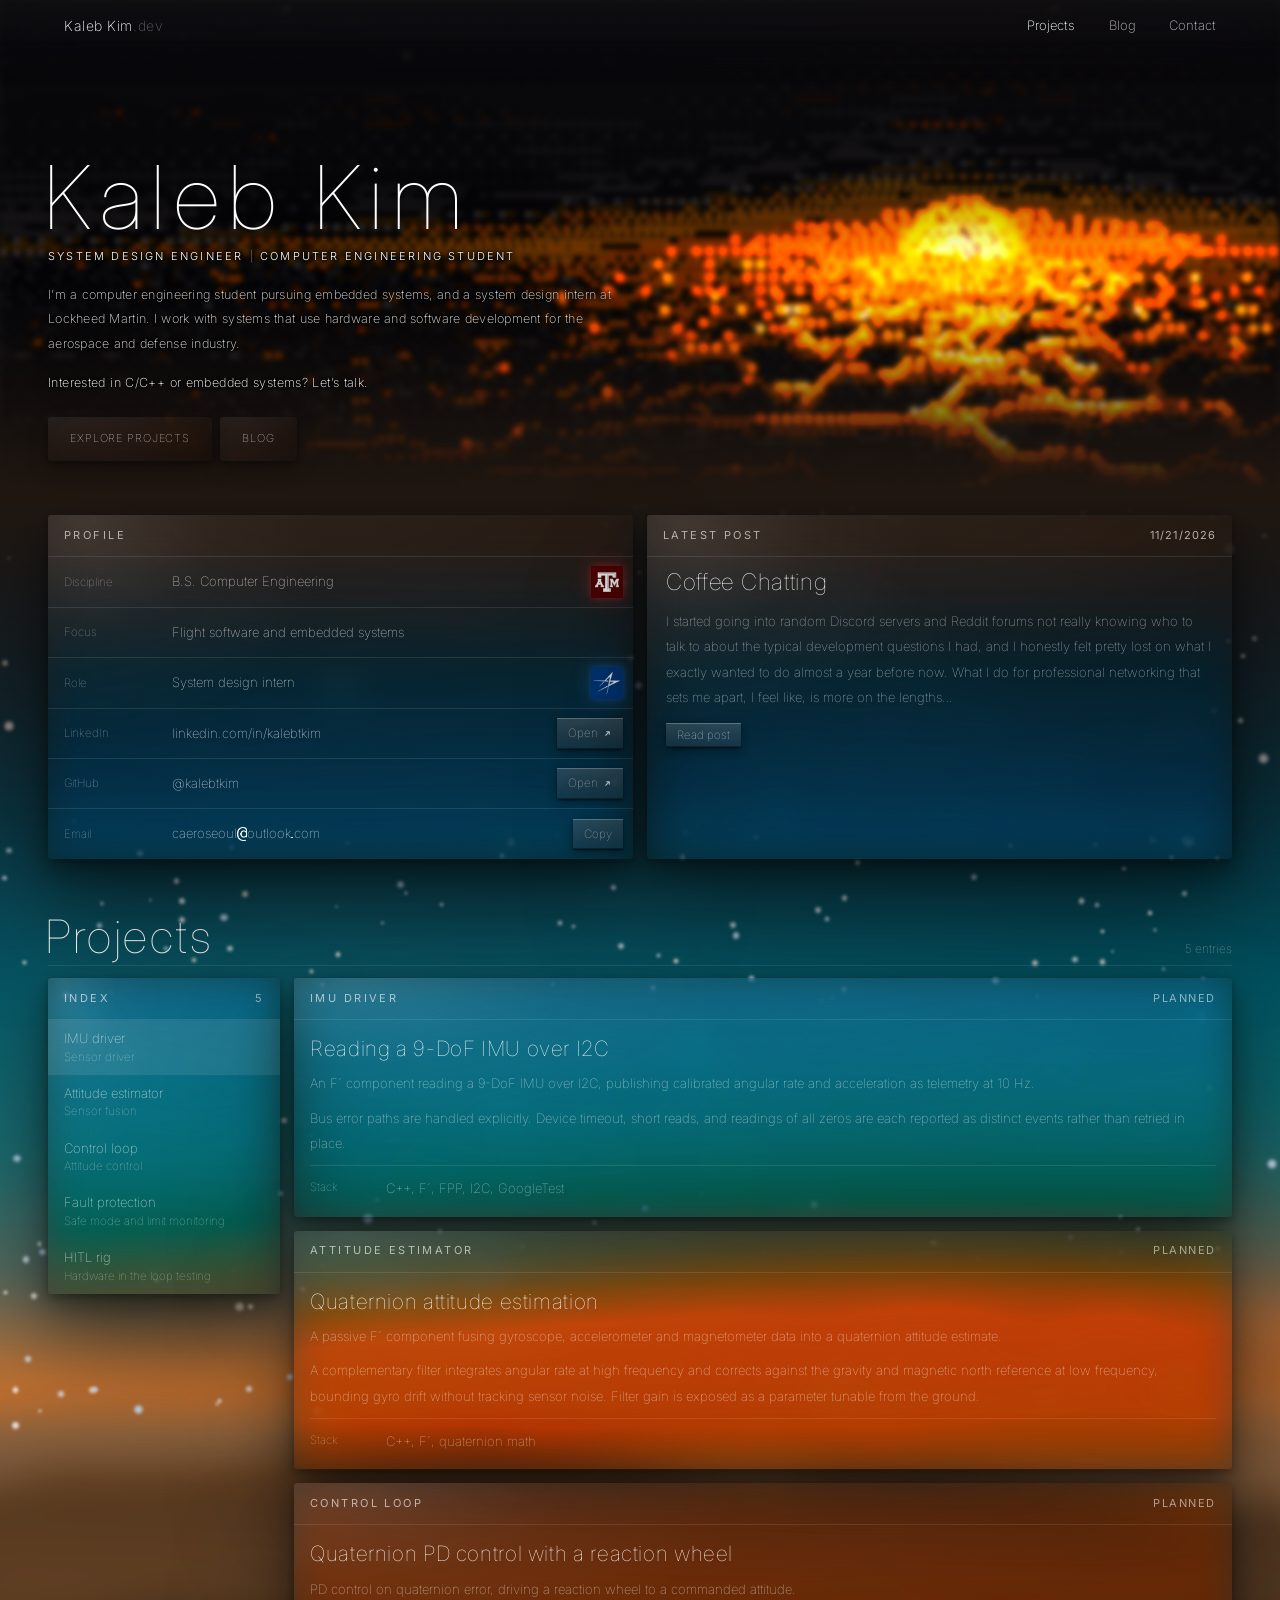
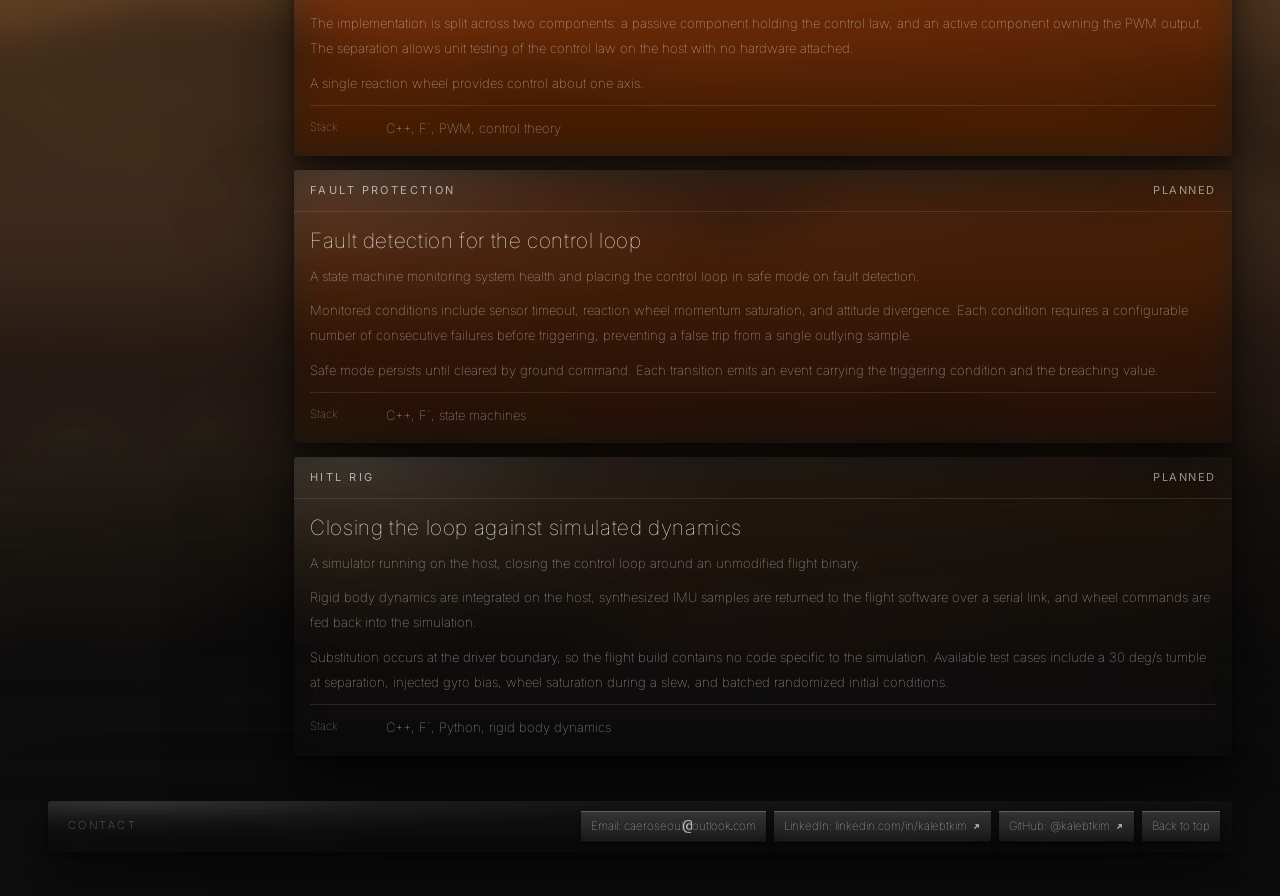
<file: index.html>
<!DOCTYPE html>
<html lang="en">
<head>
<meta charset="utf-8">
<meta name="viewport" content="width=device-width, initial-scale=1">
<title>Kaleb Kim | C/C++ developer</title>
<!-- PNGs only, no SVG link: given an SVG, Chrome picks it for the tab
     and renders the detailed cube at 16px, where it turns to grey
     mush. Declaring sizes lets it take artwork drawn for that size. -->
<link rel="icon" type="image/png" sizes="16x16" href="img/favicon-16.png">
<link rel="icon" type="image/png" sizes="32x32" href="img/favicon-32.png">
<link rel="icon" type="image/png" sizes="48x48" href="img/favicon-48.png">
<link rel="apple-touch-icon" href="img/apple-touch-icon.png">
<link rel="preconnect" href="https://fonts.googleapis.com">
<link rel="preconnect" href="https://fonts.gstatic.com" crossorigin>
<link href="https://fonts.googleapis.com/css2?family=Inter:wght@100..700&amp;display=swap" rel="stylesheet">
<link rel="stylesheet" href="css/site.css">
</head>
<body>

<header class="bar">
  <a class="brand" href="#top">Kaleb Kim<span>.dev</span></a>
  <nav class="nav">
    <a href="#projects">Projects</a>
    <a href="blog.html">Blog</a>
    <a href="#contact">Contact</a>
  </nav>
</header>

<div class="hero" id="top">
  <canvas class="art" id="hero-art" role="img" aria-label="Animated ASCII art: the sun setting into a sea of cloud"></canvas>
  <div class="intro">
    <h1 class="name">Kaleb Kim</h1>
    <p class="role">System Design Engineer<span>|</span>Computer Engineering Student</p>
    <div class="summary">
      <p>I&rsquo;m a computer engineering student pursuing embedded systems, and a system design intern at Lockheed Martin. I work with systems that use hardware and software development for the aerospace and defense industry.</p>
      <p class="cta">Interested in C/C++ or embedded systems? Let&rsquo;s talk.</p>
    </div>
    <div class="acts">
      <a href="#projects">Explore projects</a>
      <a href="blog.html">Blog</a>
    </div>
  </div>
</div>

<main class="lower">
  <div class="lower-bg" aria-hidden="true"><div class="stars"></div></div>
  <div class="wrap">
    <div class="decks" id="decks"></div>
    <section id="projects"></section>
  </div>
  <footer class="contactbar" id="contact"></footer>
</main>

<script src="js/content.js"></script>
<script src="js/cloud-sea.js"></script>
<script src="js/hero.js"></script>
<script>window.initHeroArt();</script>
<script src="js/render.js"></script>
<script src="js/glow.js"></script>
<script src="js/stars.js"></script>
</body>
</html>
</file>
<file: css/site.css>
:root {
    --bg: #0e0e0f;
    --fg: #ffffff;
    --bright: #ffffff;
    --accent: #f38020;
    --seam: #201711;   /* warm tone where the art hands off to the ridge */
    --mono: "Inter", "Helvetica Neue", Arial, sans-serif;
    /* every block on the page shares this measure and these gutters, so the
       contact bar lines up with the cards above it at any width */
    /* panels are lifted off the page with shadow instead of outlined */
    --lift: 0 1px 2px rgba(0, 0, 0, 0.45), 0 10px 30px rgba(0, 0, 0, 0.42);
    /* smaller version, so buttons lift off the cards they sit on */
    --lift-sm: 0 1px 2px rgba(0, 0, 0, 0.5), 0 3px 10px rgba(0, 0, 0, 0.38);

    /* ---- dark liquid glass -------------------------------------------
       No borders, no bevels. A pane is read by what it does to what is
       behind it: a blur with a saturation bloom, a reflection caught in
       one corner, and a stack of cast shadows underneath. */
    --glass-radius: 3px;
    /* One knob for how colourful the whole page reads. Every saturate()
       below is multiplied by it, so the balance between the layers stays
       as it was and only the overall intensity moves. 1 is the original.
       Past about 1.6 the ridge starts to posterise. */
    --vibrance: 1.6;
    --glass-body: blur(18px) saturate(calc(185% * var(--vibrance))) brightness(1.06);
    --rule: 1px solid rgba(255, 255, 255, 0.10);
    /* the gap below the hero buttons and the gap above Projects are the
       same measure, split either side of the hero's bottom edge */
    --stack-gap: clamp(46px, 6vh, 76px);
    --measure: 1320px;
    --gutter: clamp(18px, 5vw, 48px);
    --display: "Inter", "Helvetica Neue", Arial, sans-serif;
    /* optical nudge pulling the name back into line with the text under it;
       retune this one value if the glyph edge looks off */
    --name-nudge: -0.06em;
    color-scheme: dark;
  }
  * { box-sizing: border-box; }
  body {
    margin: 0; background: var(--bg); color: var(--fg);
    min-height: 100vh; display: flex; flex-direction: column;
    font-family: var(--mono); font-weight: 100; font-size: 14px; line-height: 1.8;
    -webkit-font-smoothing: antialiased;
  }
  h1, p { margin: 0; }
  html { scroll-behavior: smooth; }
  /* jumping to #projects or a card must not tuck it under the fixed bar */
  #projects, .proj-list .card, #top { scroll-margin-top: 66px; }

  /* the art, and a gradient that fades it into the page */
  /* min-height, not height: the intro is in normal flow, so a narrow window
     makes the hero taller rather than slicing the buttons off the bottom */
  .hero {
    position: relative; min-height: clamp(400px, 46vh, 486px);
    overflow: hidden; display: flex; align-items: flex-start;
  }
  .art {
    position: absolute; inset: 0; display: block; width: 100%; height: 100%;
    font-family: var(--mono);
    filter: blur(3px) brightness(1.15) contrast(1.12) saturate(calc(1.4 * var(--vibrance)));
  }
  .hero::after {
    content: ""; position: absolute; inset: 0; pointer-events: none;
    background: linear-gradient(to bottom,
      rgba(14, 14, 15, 0.50) 0%,
      rgba(14, 14, 15, 0.44) 22%,
      rgba(14, 14, 15, 0.32) 34%,
      rgba(14, 14, 15, 0) 50%,
      rgba(14, 14, 15, 0) 58%,
      rgba(32, 23, 17, 0.32) 74%,
      rgba(32, 23, 17, 0.74) 90%,
      var(--seam) 98%,
      var(--seam) 100%);
  }

  /* name and summary sit over the art, top left */
  .intro {
    position: relative; z-index: 2;
    width: 100%; max-width: var(--measure); margin: 0 auto;
    padding: clamp(100px, 17vh, 180px) var(--gutter)
             calc(var(--stack-gap) * 0.7) var(--gutter);
  }
  /* lines stop well short of the page edge rather than running across it */
  .role, .summary { max-width: 600px; }
  .name {
    font-family: var(--display); font-weight: 100;
    font-size: clamp(30px, 8vw, 88px); line-height: 1;
    letter-spacing: 0.1em; white-space: nowrap;
    margin-left: var(--name-nudge);
    color: #fff;
    /* no tight ring: a 1px shadow hugging the glyph reads as extra weight
       on a hairline face, so this is all soft halo instead */
    text-shadow:
      0 0 14px rgba(0, 0, 0, 0.92),
      0 0 46px rgba(0, 0, 0, 0.9),
      0 0 96px rgba(0, 0, 0, 0.8);
  }
  /* thin bar across the top: wordmark left, links right */
  .bar {
    position: fixed; top: 0; left: 0; right: 0; z-index: 10;
    display: flex; align-items: center; justify-content: space-between;
    gap: 16px; height: 52px; padding: 0 clamp(16px, 5vw, 72px);
  }
  /* The blur and tint sit on a taller layer that fades out underneath
     the bar, rather than on .bar itself. A backdrop-filter stops dead at
     its own element's edge, so a 52px bar drew a hard step straight
     across the full width of the page — a visible line with nothing
     casting it. Masking the layer lets the blur taper instead. It stays
     off .bar so the wordmark and links are not faded along with it, and
     pointer-events are off so the overhang does not eat clicks. */
  .bar::before {
    content: ""; position: absolute; left: 0; right: 0; top: 0;
    height: 86px; pointer-events: none; z-index: -1;
    background: linear-gradient(180deg,
      rgba(24, 24, 23, 0.40) 0,
      rgba(12, 12, 12, 0.26) 52%,
      rgba(12, 12, 12, 0) 100%);
    backdrop-filter: blur(30px) saturate(calc(180% * var(--vibrance)));
    -webkit-backdrop-filter: blur(30px) saturate(calc(180% * var(--vibrance)));
    -webkit-mask-image: linear-gradient(180deg, #000 0, #000 48%, transparent 100%);
    mask-image: linear-gradient(180deg, #000 0, #000 48%, transparent 100%);
  }
  /* Whichever page or section you are on, lit exactly the way hover
     lights it: the text goes white, and nothing else changes. */
  .nav a[aria-current] { color: #fff; }
  .brand {
    color: #fff; font-size: 14px; font-weight: 200; letter-spacing: 0.04em;
    text-decoration: none; white-space: nowrap;
  }
  .brand span { color: rgba(255, 255, 255, 0.34); }
  .nav { display: flex; gap: clamp(16px, 2.6vw, 34px); }
  .nav a {
    color: rgba(255, 255, 255, 0.72); font-size: 13px; font-weight: 200;
    text-decoration: none; white-space: nowrap;
  }
  .nav a:hover { color: #fff; }

  /* shared: a tight opaque ring so the dots do not read through the
     letterforms, then widening halos to lift the text off the art */
  .role,
  .summary p {
    text-shadow:
      0 0 1px #0e0e0f, 0 0 2px #0e0e0f, 0 0 4px #0e0e0f,
      0 0 6px #0e0e0f, 0 0 9px #0e0e0f, 0 0 13px #0e0e0f,
      0 0 20px rgba(14, 14, 15, 0.99),
      0 0 40px rgba(14, 14, 15, 0.96),
      0 0 84px rgba(14, 14, 15, 0.88);
  }
  /* Full white, and a little more weight than the body. At 11px,
     uppercase, with 0.2em of tracking, Inter's thinnest cuts leave
     almost no ink on screen and the line disappeared into the art. */
  .role {
    margin-top: 6px; font-size: 11px; font-weight: 300;
    letter-spacing: 0.2em; text-transform: uppercase;
    color: #fff;
  }
  .role span { color: rgba(255, 255, 255, 0.45); margin: 0 0.62em; letter-spacing: 0; }

  /* small type needs air: a touch more tracking and leading than the body,
     and more contrast to hold up against the art */
  .summary { margin-top: 16px; display: grid; gap: 15px; }
  .summary p {
    font-size: 12.5px; font-weight: 200; line-height: 1.95;
    letter-spacing: 0.022em; color: rgba(255, 255, 255, 0.86);
  }
  .summary .cta { color: #fff; letter-spacing: 0.03em; }

  .acts { display: flex; gap: 8px; flex-wrap: wrap; margin-top: 22px; }
  .acts a {
    font-size: 11px; letter-spacing: 0.08em; text-transform: uppercase;
    color: #fff; text-decoration: none; padding: 12px 22px;
    transition: filter 160ms ease;
  }
  .acts a::before { padding: 7px; }
  .acts a:hover { filter: brightness(1.45); }

  /* photo band below the hero: blurred like the art, with its own gradient
     at each edge so it emerges from the page background and sinks back in */
  /* the whole photo, full width, uncropped, running to the bottom of the page */
  /* rows inside any card: profile, index, project bodies */
  .card dl { margin: 0; }
  .card dl > div {
    display: grid; grid-template-columns: 96px minmax(0, 1fr) auto;
    gap: 12px; align-items: center; padding: 9px 16px; min-height: 50px;
    border-bottom: var(--rule);
  }
  .card dl > div:last-child { border-bottom: 0; }
  /* A logo on a profile row. Square badges keep their own colour and are
     set to one box, so they line up as a set whatever they contain. */
  .card dl .mark {
    display: block; width: 32px; height: 32px;
    object-fit: contain; object-position: right center;
    opacity: 0.88;
    /* --glow is set per image by render.js, read off the file itself */
    filter:
      drop-shadow(0 0 3px var(--glow, transparent))
      drop-shadow(0 0 10px var(--glow, transparent));
    transition: opacity 140ms ease, filter 180ms ease;
  }
  .card dl > div:hover .mark {
    opacity: 1;
    filter:
      drop-shadow(0 0 4px var(--glow, transparent))
      drop-shadow(0 0 15px var(--glow, transparent));
  }
  /* the trailing element sat 16px from the card edge but only 9px from
     the top and bottom of its row; this evens the inset up */
  .card dl > div > *:last-child { justify-self: end; margin-right: -6px; }
  .card dl > div > span:empty { display: none; }
  .card dt { font-size: 11.5px; color: rgba(255, 255, 255, 0.58); }
  .card dd { margin: 0; font-size: 13px; color: #fff; }
  .card dd.addr { white-space: nowrap; }
  .card dd .sub { color: rgba(255, 255, 255, 0.62); }
  .card dd .sep { color: rgba(255, 255, 255, 0.26); margin: 0 .5em; }
  .btn {
    font: inherit; font-size: 11.5px; color: rgba(255, 255, 255, 0.78);
    background: linear-gradient(180deg, rgba(255, 255, 255, 0.15), rgba(255, 255, 255, 0.055));
    border: 0;
    box-shadow: inset 0 1px 0 rgba(255, 255, 255, 0.24),
                inset 0 -1px 0 rgba(0, 0, 0, 0.34), var(--lift-sm);
    backdrop-filter: blur(12px) saturate(calc(150% * var(--vibrance)));
    -webkit-backdrop-filter: blur(12px) saturate(calc(150% * var(--vibrance)));
    padding: 5px 11px; cursor: pointer; text-decoration: none; white-space: nowrap;
    transition: background 140ms ease, color 140ms ease, box-shadow 140ms ease;
  }
  .btn .ico {
    width: .78em; height: .78em; margin-left: .42em; vertical-align: -.08em;
    fill: none; stroke: currentColor; stroke-width: 1.15;
    stroke-linecap: round; stroke-linejoin: round;
  }
  .btn:hover {
    color: #fff;
    background: linear-gradient(180deg, rgba(255, 255, 255, 0.26), rgba(255, 255, 255, 0.11));
    box-shadow: inset 0 1px 0 rgba(255, 255, 255, 0.34),
                inset 0 -1px 0 rgba(0, 0, 0, 0.34),
                0 1px 2px rgba(0, 0, 0, 0.55), 0 6px 16px rgba(0, 0, 0, 0.46);
  }
  /* The @ and the . never appear as characters in the markup, so the
     address cannot be lifted by reading the DOM as text. Use:
     name<i class="at"></i>host<i class="dot"></i>tld

     The @ is a mask rather than a background image, and the dot is drawn
     outright. Both are painted in currentColor, so they take whatever
     colour the surrounding address is in instead of being locked to the
     one baked into a PNG. */
  .at, .dot { display: inline-block; background-color: currentColor; }
  .at {
    width: .72em; height: 1.1em; vertical-align: -.24em; margin: 0 .02em;
    -webkit-mask: url("[data-uri]") center / contain no-repeat;
    mask: url("[data-uri]") center / contain no-repeat;
  }
  /* Sized and spaced like a real full stop: an inline-block sits its
     bottom edge on the baseline, which is where a period sits, and the
     old .22em square with .22em of air each side read as a bullet with
     gaps around it rather than as punctuation. */
  .dot {
    width: .115em; height: .115em; border-radius: 50%;
    vertical-align: baseline; margin: 0 .085em 0 .02em;
  }

  @media (max-width: 620px) {
    /* Label over value on the left, with the mark or button centred
       against both on the right. The side-by-side desktop row leaves the
       value only ~160px here, so everything wrapped anyway; stacking it
       deliberately is shorter than stacking it by accident. */
    .card dl > div {
      grid-template-columns: minmax(0, 1fr) auto;
      grid-template-areas: "label trail" "value trail";
      row-gap: 2px; min-height: 0; align-items: center;
    }
    /* Direct children of a profile row, not any dt/dd inside the card. A
       descendant selector here also caught the Stack list in a project
       card, which has no areas of its own, so label and value resolved
       to nothing and landed in the same cell on top of each other. */
    .card dl > div > dt { grid-area: label; }
    .card dl > div > dd { grid-area: value; }
    .card dl > div > *:last-child { grid-area: trail; align-self: center; }
  }

  @media (max-width: 620px) {
    /* min-height, never height: a phone wraps the summary to six lines
       and a fixed height would slice the buttons off the bottom */
    .hero { min-height: clamp(420px, 70vh, 620px); }
    /* the sun lands directly behind the text once the art is cropped this
       narrow, so the art itself is dimmed rather than only veiled */
    .art { filter: blur(4px) brightness(0.92) contrast(1.08) saturate(calc(1.3 * var(--vibrance))); }
    .summary { max-width: none; }
    /* the wide offset would drop the text onto the sun on a phone */
    .intro { padding-top: clamp(92px, 15vh, 150px); }
    /* narrow screens crop into the bright part of the art, so the top of the
       band is darkened harder to keep the text readable */
    .hero::after {
      background: linear-gradient(to bottom,
        rgba(14, 14, 15, 0.80) 0%,
        rgba(14, 14, 15, 0.72) 34%,
        rgba(14, 14, 15, 0.60) 56%,
        rgba(14, 14, 15, 0.34) 70%,
        rgba(14, 14, 15, 0.08) 80%,
        rgba(32, 23, 17, 0.45) 88%,
        rgba(32, 23, 17, 0.9) 91%,
        var(--seam) 98%,
        var(--seam) 100%);
    }
  }

  /* ====== lower half: blurred ridge behind the content ================= */
  /* no overflow here: an overflow ancestor would stop the index sticking */
  .lower { position: relative; flex: 1 0 auto; display: flex; flex-direction: column; }
  /* pages with no hero need clearance under the fixed bar */
  .lower.page > .wrap { padding-top: 70px; }
  /* fills the whole lower half, so the picture runs under the contact bar */
  .lower-bg { position: absolute; inset: 0; overflow: hidden; z-index: 0; background: var(--bg); }
  .lower-bg::before {
    content: ""; position: absolute; top: -4%; left: -4%; right: -4%;
    aspect-ratio: 1400 / 2100;
    background: url("../img/ridge.svg") center top / 100% auto no-repeat;
    filter: blur(19px) brightness(1.04) saturate(calc(1.1 * var(--vibrance)));
    /* the picture fades out at its own bottom edge, not at the page's, so a
       long projects page lands on black and a short one never shows a band */
    -webkit-mask-image: linear-gradient(to bottom, #000 calc(100% - 460px), transparent 100%);
    mask-image: linear-gradient(to bottom, #000 calc(100% - 460px), transparent 100%);
  }
  .lower-bg::after {
    content: ""; position: absolute; inset: 0;
    /* top fade in pixels so the handover is the same length whatever the
       image height is; bottom fade in percent so it always lands on black */
    background:
      linear-gradient(to bottom,
        var(--seam) 0,
        rgba(32, 23, 17, 0.74) 90px,
        rgba(32, 23, 17, 0.46) 210px,
        rgba(32, 23, 17, 0.2) 340px,
        rgba(32, 23, 17, 0.06) 460px,
        rgba(32, 23, 17, 0) 580px),
      none;
  }

  /* ---- star field -----------------------------------------------------
     The sky in ridge.svg is empty now; the stars live here so they can
     twinkle. 12 layers of 30 tiny radial gradients each, every layer on
     its own duration and starting part-way through its cycle, so no two
     groups brighten together. Positions are percentages, so the field
     follows the picture at any window width. */
  .stars {
    position: absolute; top: 0; left: 0; right: 0;
    aspect-ratio: 1400 / 1020;        /* the sky band of the picture */
    pointer-events: none; z-index: 0;
  }
  /* The blur sits on the parent, once, rather than on each of the twelve
     layers. Blur is a linear operation and scaling commutes with it, so
     blurring each layer then compositing gives the same result as
     compositing then blurring: verified by pixel diff, max channel
     difference 3/255 over the whole page.

     The layers are also no longer promoted. Twelve full-width composited
     layers meant the GPU blended about 22 megapixels of overdraw every
     frame just for the sky, which is what pinned the GPU. Unpromoted
     they are rasterised on demand instead, and the measured frame time
     went from 150ms to 67ms. */
  /* One element per star. Centred on its point with a negative margin
     rather than a transform, which would promote all 360 of them. The
     blur is per star and each one is tiny, so it costs almost nothing
     next to filtering the whole band. */
  .stars b {
    position: absolute; display: block;
    width: calc(var(--r) * 2); height: calc(var(--r) * 2);
    margin: calc(var(--r) * -1) 0 0 calc(var(--r) * -1);
    filter: blur(1.4px);
  }
  /* Nothing to animate while the sky is scrolled off screen. js/stars.js
     adds this once the band leaves the viewport. */
  .stars.rest b { animation-play-state: paused; }
  .stars b.l0 { animation: twinkle-b 3.46s ease-in-out -0.27s infinite; }
  .stars b.l1 { animation: twinkle-b 5.26s ease-in-out -1.76s infinite; }
  .stars b.l2 { animation: twinkle 3.53s ease-in-out -2.05s infinite; }
  .stars b.l3 { animation: twinkle-b 5.42s ease-in-out -2.78s infinite; }
  .stars b.l4 { animation: twinkle-b 3.84s ease-in-out -0.69s infinite; }
  .stars b.l5 { animation: twinkle 2.77s ease-in-out -0.65s infinite; }
  .stars b.l6 { animation: twinkle-b 2.91s ease-in-out -0.78s infinite; }
  .stars b.l7 { animation: twinkle 2.69s ease-in-out -2.63s infinite; }
  .stars b.l8 { animation: twinkle-b 4.41s ease-in-out -3.09s infinite; }
  .stars b.l9 { animation: twinkle 3.79s ease-in-out -3.17s infinite; }
  .stars b.l10 { animation: twinkle 3.36s ease-in-out -1.29s infinite; }
  .stars b.l11 { animation: twinkle 4.12s ease-in-out -1.95s infinite; }

  @keyframes twinkle {
    0%, 100% { opacity: 0.12; }
    50%      { opacity: 1; }
  }
  /* a sharper flare, so some stars snap rather than breathe */
  @keyframes twinkle-b {
    0%, 100% { opacity: 0.16; }
    38%      { opacity: 0.45; }
    55%      { opacity: 1; }
    72%      { opacity: 0.5; }
  }

  .lower > .wrap { position: relative; z-index: 1; flex: 1 0 auto; }
  .wrap {
    max-width: var(--measure); margin: 0 auto;
    padding: calc(var(--stack-gap) * 0.3) var(--gutter) clamp(26px, 5vh, 56px);
  }

  /* ====== profile + latest post ======================================== */
  .decks {
    display: grid; grid-template-columns: repeat(2, minmax(0, 1fr));
    gap: 14px; align-items: stretch;
  }
  /* every glass surface is built from these three layers */
  .card, .log, .post-view, .contactbar .in, .acts a {
    position: relative; isolation: isolate;
    border-radius: var(--glass-radius);
    background:
      /* a window reflection caught in the top-left corner */
      radial-gradient(60% 90% at 6% 2%,
        rgba(255, 255, 255, 0.13) 0, rgba(255, 255, 255, 0.03) 38%,
        rgba(255, 255, 255, 0) 70%),
      radial-gradient(130% 150% at 50% -20%,
        rgba(255, 255, 255, 0.055) 0, rgba(255, 255, 255, 0.012) 42%,
        rgba(255, 255, 255, 0) 72%),
      linear-gradient(180deg, rgba(22, 22, 21, 0.24), rgba(9, 9, 9, 0.32));
    backdrop-filter: var(--glass-body); -webkit-backdrop-filter: var(--glass-body);
    /* no edge lines at all. The panel is read as raised purely by what
       it does to the light behind it and by what it casts below: a
       contact shadow, a body, and two far casts. */
    box-shadow:
      0 3px 8px rgba(0, 0, 0, 0.26),
      0 12px 26px rgba(0, 0, 0, 0.30),
      0 32px 64px rgba(0, 0, 0, 0.34),
      0 64px 128px rgba(0, 0, 0, 0.30);
  }

  /* The reflection above is sized in percentages, so it shrinks with the
     surface it sits on. On a card that reads as a soft wash; on a button
     barely 38px tall the whole falloff finishes within 40px of the corner
     and it reads as a white dot instead. The buttons get their own light:
     one broad source centred ABOVE the button, so they catch only its
     gentle shoulder and never its hot middle. Must stay after the shared
     rule — same specificity, so source order is what decides. */
  .acts a {
    background:
      radial-gradient(150% 420% at 18% -60%,
        rgba(255, 255, 255, 0.075) 0, rgba(255, 255, 255, 0.022) 46%,
        rgba(255, 255, 255, 0) 78%),
      linear-gradient(180deg, rgba(22, 22, 21, 0.24), rgba(9, 9, 9, 0.32));
  }


  /* 3. the specular rim: a 1px border drawn from a gradient, so it catches
     light at the top-left and again at the bottom-right */

  .card { overflow: hidden; }
  .card > h2, .card-h {
    display: flex; align-items: center; justify-content: space-between; gap: 10px;
    font-size: 11px; font-weight: 400; letter-spacing: 0.22em; text-transform: uppercase;
    color: rgba(255, 255, 255, 0.62);
    /* fixed height, so the rule under Profile and the one under Latest
       post land on the same pixel whatever each header contains */
    height: 42px; padding: 0 16px; margin: 0; border-bottom: var(--rule);
  }
  .card-h .tag { letter-spacing: 0.14em; color: rgba(255, 255, 255, 0.54); }

  .post { padding: 11px 19px 19px; display: grid; gap: 12px; }
  .post h3 {
    margin: 0; font-family: var(--display); font-weight: 100;
    font-size: 23px; letter-spacing: 0.03em; line-height: 1.25; color: #fff;
  }
  .post p { color: rgba(255, 255, 255, 0.74); font-size: 13px; line-height: 1.95; }
  .post .teaser { color: rgba(255, 255, 255, 0.78); }
  .post .empty { color: rgba(255, 255, 255, 0.58); }
  .meta-chip {
    font-size: 11px; letter-spacing: 0.1em; color: rgba(255, 255, 255, 0.66);
  }

  /* ====== projects ===================================================== */
  .sec-h {
    display: flex; align-items: baseline; justify-content: space-between;
    gap: 16px; flex-wrap: wrap;
    /* tuned to match the gap between the hero buttons and the panels, which
       is driven by the hero's own vh height, so this tracks it in vh too */
    margin: var(--stack-gap) 0 0;
    /* measured from the heading's baseline, not its box: line-height 1
       leaves the box edge below the letters, so an even split here would
       sit the rule nearer the cards than the word */
    padding-bottom: 6px; border-bottom: var(--rule);
  }
  .proj-layout { margin-top: 12px; }
  .sec-h h1, .sec-h h2 {
    font-family: var(--display); font-weight: 100; font-size: clamp(28px, 4vw, 46px);
    line-height: 1; letter-spacing: 0.06em; color: #fff;
    margin: 0 0 0 var(--name-nudge);
  }
  .sec-h .count { font-size: 12px; line-height: 1; color: rgba(255, 255, 255, 0.62); }

  .proj-layout { display: grid; grid-template-columns: 232px minmax(0, 1fr); gap: 14px; align-items: start; }
  .index { position: sticky; top: 70px; }
  /* No padding on the list and none on the card, so a highlighted entry
     fills the full width of the panel edge to edge. The 16px inset on
     the link lines its text up with the INDEX header above it. */
  .index ol { list-style: none; margin: 0; padding: 0; }
  .index a {
    display: block; padding: 9px 16px; text-decoration: none;
    line-height: 1.5;
  }
  .index a:hover { background: rgba(255, 255, 255, 0.05); }
  .index a[aria-current] { background: rgba(255, 255, 255, 0.09); }
  .index .n { display: block; font-size: 13px; color: #fff; }
  .index .d {
    display: block; font-size: 11.5px; color: rgba(255, 255, 255, 0.58);
    white-space: nowrap; overflow: hidden; text-overflow: ellipsis;
  }

  .proj-list { display: grid; gap: 14px; }
  /* left column is the thumbnail slot; set `image:` on a project to fill it */
  .proj-body { display: grid; grid-template-columns: minmax(0, 320px) minmax(0, 1fr); gap: 18px; padding: 16px; }
  .proj-body.solo { grid-template-columns: minmax(0, 1fr); }
  .proj-body figure { margin: 0; }
  .proj-body img {
    width: 100%; aspect-ratio: 16 / 10; object-fit: cover;
    display: block; background: #0a0a0b;
    border: 1px solid rgba(255, 255, 255, 0.08);
  }
  .proj-text { display: grid; gap: 9px; align-content: start; }
  .proj-text h3 {
    margin: 0; font-family: var(--display); font-weight: 100;
    font-size: 21px; letter-spacing: 0.03em; line-height: 1.25; color: #fff;
  }
  .proj-text p { font-size: 13px; line-height: 1.95; color: rgba(255, 255, 255, 0.78); }
  .proj-text .res { color: rgba(255, 255, 255, 0.72); }
  .proj-text .res b { font-weight: 400; color: rgba(255, 255, 255, 0.58); margin-right: .6em; }
  .stack {
    display: grid; grid-template-columns: 64px minmax(0, 1fr); gap: 12px;
    padding-top: 11px; border-top: var(--rule);
    font-size: 11.5px;
  }
  .stack dt { color: rgba(255, 255, 255, 0.55); }
  .stack dd { margin: 0; color: rgba(255, 255, 255, 0.72); }
  .btns { display: flex; gap: 8px; flex-wrap: wrap; }

  /* ====== contact bar ================================================== */
  .contactbar {
    position: relative; z-index: 1; margin-top: auto; flex-shrink: 0;
    padding: 0 var(--gutter) clamp(22px, 4vw, 44px);
  }
  .contactbar .in {
    /* the cards sit inside .wrap's gutters, so the bar must too */
    max-width: calc(var(--measure) - 2 * var(--gutter));
    margin: 0 auto; padding: 10px 12px 10px 20px;
    display: flex; align-items: center; justify-content: space-between; gap: 10px; flex-wrap: wrap;
  }
  .contactbar .lab {
    font-size: 11px; letter-spacing: 0.22em; text-transform: uppercase;
    color: rgba(255, 255, 255, 0.62);
  }
  .contactbar .items { display: flex; align-items: center; gap: 8px; flex-wrap: wrap; }
  .contactbar .btn { padding: 5px 10px; }

  /* ====== blog page ==================================================== */
  .page-head { padding-bottom: 14px; }
  .page-head h1 {
    font-family: var(--display); font-weight: 100; font-size: clamp(32px, 5.6vw, 60px);
    line-height: 1; letter-spacing: 0.08em; color: #fff; margin: 0 0 0 var(--name-nudge);
  }
  .blog-body { display: grid; gap: 14px; }

  /* two panels side by side need real room; below this they stack */
  @media (max-width: 1040px) {
    .decks { grid-template-columns: minmax(0, 1fr); }
  }
  @media (max-width: 860px) {
    .proj-layout { grid-template-columns: minmax(0, 1fr); }
    .index { position: static; }
    .proj-body { grid-template-columns: minmax(0, 1fr); }
    .proj-body img { aspect-ratio: 16 / 9; }
  }


  /* ====== blog log ===================================================== */
  .log { overflow: hidden; }
  .log-h, .log-row {
    display: grid; grid-template-columns: 112px minmax(0, 1fr);
    gap: 16px; padding: 12px 16px;
    border-bottom: var(--rule);
  }
  .log-h {
    font-size: 10px; letter-spacing: 0.2em; text-transform: uppercase;
    color: rgba(255, 255, 255, 0.55);
  }
  .log-row:last-child { border-bottom: 0; }
  .log-row .date { font-size: 12px; color: rgba(255, 255, 255, 0.56); font-variant-numeric: tabular-nums; }
  a.log-row { text-decoration: none; }
  a.log-row:hover { background: rgba(255, 255, 255, 0.05); }
  .log-row .entry { display: block; }
  .log-row .entry .t {
    display: block; margin-bottom: 4px; font-family: var(--display);
    font-weight: 100; font-size: 20px; letter-spacing: 0.03em; color: #fff;
  }
  .log-row .entry .x {
    display: block; font-size: 12.5px; line-height: 1.85; color: rgba(255, 255, 255, 0.64);
    max-width: 92ch;
  }
  .log-empty { padding: 18px 16px; font-size: 12.5px; color: rgba(255, 255, 255, 0.58); }
  .empty-note { padding: 14px 13px; font-size: 12px; color: rgba(255, 255, 255, 0.54); }
  code { font-family: var(--mono); color: rgba(255, 255, 255, 0.78); }

  /* ---- narrow screens ---------------------------------------------------
     The ridge is drawn at the picture's own 1400x2100 ratio, which on a
     phone is only ~590px tall while the content below the hero runs to
     1500px. Everything past that was falling to flat black, taking the
     stars with it. Below this width the picture covers instead. */
  @media (max-width: 760px) {
    /* the layer is full height here rather than a 286px band, so half as
       many of them: twelve was enough memory for a phone to give up */
    .stars i:nth-child(n+7) { display: none; }
    .lower-bg::before {
      aspect-ratio: auto; inset: -3%;
      background-size: cover; background-position: center top;
      -webkit-mask-image: none; mask-image: none;
    }
    .stars { aspect-ratio: auto; height: 100%; }
  }

  /* On a phone the addresses are what made the bar wrap into ragged
     rows, and nobody reads a URL off a chip anyway: the labels alone fit
     on one line, and the links still go where they went. */
  /* The four addresses need ~780px. Below about 1100 the row can no
     longer hold them beside the Contact label, and .items wraps to a
     second line leaving the label stranded on its own. Drop the addresses
     first: nobody reads a URL off a chip anyway, and the links still go
     where they went. */
  @media (max-width: 1100px) {
    .contactbar .items .v { display: none; }
    /* "Back to top" collapses to "top", so give it a capital back */
    .contactbar .items .k { text-transform: capitalize; }
  }
  @media (max-width: 620px) {
    .contactbar { padding-left: 14px; padding-right: 14px; }
    .contactbar .in { gap: 10px; padding: 10px 12px; justify-content: center; }
    .contactbar .lab { display: none; }
    .contactbar .items { width: 100%; justify-content: space-between; gap: 6px; }
    .contactbar .items > * { padding: 8px 12px; }
  }

  /* the brand and the nav together overran the width */
  /* the cards were carrying desktop sizing onto a 393px screen */
  @media (max-width: 620px) {
    .wrap { padding-left: 16px; padding-right: 16px; }
    .card dl > div { padding: 8px 13px; }
    .card dt { font-size: 10.5px; }
    .card dd { font-size: 12px; }
    .card > h2, .card-h { height: 38px; padding: 0 13px; font-size: 10px; }
    .card dl .mark { width: 26px; height: 26px; }
    .btn { font-size: 10.5px; padding: 4px 9px; }
    .post { padding: 10px 14px 15px; gap: 9px; }
    .post h3 { font-size: 19px; }
    .post p { font-size: 12px; line-height: 1.85; }
    .sec-h h1, .sec-h h2 { letter-spacing: 0.04em; }
    .proj-text h3 { font-size: 18px; }
    .proj-text p { font-size: 12px; }
  }

  @media (max-width: 520px) {
    .bar { height: 48px; padding: 0 16px; gap: 10px; }
    .brand { font-size: 13px; }
    .nav { gap: 14px; }
    .nav a { font-size: 12px; }
  }

  @media (max-width: 620px) {
    .log-h { display: none; }
    .log-row { grid-template-columns: minmax(0, 1fr); row-gap: 2px; }
  }

  /* ====== a single post ================================================ */
  /* the page heading gives way to the post when one is open */
  body.reading .page-head { display: none; }
  .backrow { margin: 0 0 14px; }
  .post-view {
    backdrop-filter: blur(8px); -webkit-backdrop-filter: blur(8px);
    padding: clamp(24px, 4vw, 48px) clamp(20px, 4vw, 54px) clamp(30px, 5vw, 56px);
  }
  .post-view h1 {
    font-family: var(--display); font-weight: 100; line-height: 1.05;
    font-size: clamp(27px, 4.2vw, 44px); letter-spacing: 0.02em;
    color: #fff; margin: 0; text-wrap: balance;
  }
  .post-meta {
    display: flex; gap: 36px; flex-wrap: wrap; margin: 22px 0 0;
    padding-bottom: 20px; border-bottom: var(--rule);
  }
  .post-meta dt {
    font-size: 9.5px; letter-spacing: 0.2em; text-transform: uppercase;
    color: rgba(255, 255, 255, 0.54); margin-bottom: 4px;
  }
  .post-meta dd { margin: 0; font-size: 13px; color: rgba(255, 255, 255, 0.82); }
  .post-body { padding-top: 22px; display: grid; gap: 17px; max-width: 72ch; }
  .post-body p { font-size: 14px; line-height: 2; color: rgba(255, 255, 255, 0.84); }
  .post-fig { margin: 8px 0; }
  .post-fig img { display: block; width: 100%; max-width: 560px; height: auto; border-radius: 2px; }
  .post-fig.light img { background: #fff; padding: 12px; }
  .post-fig figcaption {
    margin-top: 9px; font-size: 11.5px; color: rgba(255, 255, 255, 0.58);
  }

  /* ====== cursor glow on interactive things ============================
     One soft light that follows the pointer over anything clickable, and
     a matching fade on every hover change. --gx/--gy are written by
     js/glow.js; the 50% defaults keep the light centred before the
     pointer has ever been over an element, and with JS off nothing
     moves — the light simply fades in where it sits.

     The top bar is deliberately left out. A lit panel behind a wordmark
     or a nav link reads as a button, and the bar sits over everything
     while you scroll, so it stays text only — see the rules below it.

     Nothing non-interactive gets a glow either, or the page stops
     telling you what is clickable. */
  .acts a, .index a, a.log-row, .btn {
    position: relative;
    --gr: 150px;
    transition: color 160ms ease, background 160ms ease,
                filter 160ms ease, box-shadow 160ms ease;
  }
  /* The light has to be sized against the thing it is sitting on, or it
     reads as a spotlight instead of a wash. A blog row is 926px wide and
     a project card entry is 220px, so one fixed radius cannot serve
     both. Roughly half the element's width keeps a visible falloff
     across it either way. Overrides come after the shared rule on
     purpose: same specificity, so source order is what decides. */
  .index a  { --gr: 210px; }
  a.log-row { --gr: 440px; }
  .acts a::after, .index a::after, a.log-row::after, .btn::after {
    content: ""; position: absolute; inset: 0; pointer-events: none;
    border-radius: inherit;
    background: radial-gradient(circle var(--gr, 150px) at var(--gx, 50%) var(--gy, 50%),
      rgba(255, 255, 255, 0.10) 0,
      rgba(255, 255, 255, 0.038) 40%,
      rgba(255, 255, 255, 0) 70%);
    opacity: 0; transition: opacity 260ms ease;
  }
  .acts a:hover::after, .index a:hover::after,
  a.log-row:hover::after, .btn:hover::after { opacity: 1; }

  /* The hero clips its overflow to hold the art in, which also sliced
     these buttons' cast shadow straight across the page: the shared
     panel shadow reaches 192px below its element, and there are only
     38px between the buttons and the bottom of the hero. A small button
     never needed a 128px cast anyway. Keep the deepest layer inside
     that gap and there is no edge to see. */
  .acts a {
    box-shadow: 0 2px 6px rgba(0, 0, 0, 0.30),
                0 8px 20px rgba(0, 0, 0, 0.26);
  }

  /* The bar: text brightening only, no panel behind it. */
  .brand, .nav a { transition: color 160ms ease; }

  /* ====== phone held sideways ==========================================
     Landscape on a phone is about 850 wide but only 390 tall, so none of
     the width queries above fire and the page keeps desktop sizing on a
     screen shorter than the hero itself: a 400px min-height inside a
     393px viewport, with a 68px name, and the buttons pushed off the
     bottom.

     The cause is that the hero scales on width. .name is 8vw, which is
     generous at 852px wide and absurd when only 390px tall. Everything
     here is re-scaled against the height instead, since height is the
     dimension that is actually short. Capped at 560px tall so it catches
     phones sideways and leaves tablets and desktops alone. */
  @media (orientation: landscape) and (max-height: 560px) {
    :root { --stack-gap: 26px; }

    .bar { height: 44px; }
    .brand { font-size: 13px; }
    .nav { gap: 16px; }
    .nav a { font-size: 12px; }
    #projects, .proj-list .card, #top { scroll-margin-top: 56px; }

    /* content-sized, so the buttons can no longer fall off the bottom */
    .hero { min-height: 0; }
    .intro { padding-top: clamp(54px, 16vh, 78px); }
    .name { font-size: clamp(28px, 10vh, 52px); }
    .role { font-size: 10px; }
    .summary p { font-size: 12px; line-height: 1.7; }
    .acts a { font-size: 10.5px; padding: 9px 16px; }

    .card-h, .card > h2 { height: 36px; font-size: 10px; }
    .card dl > div { padding: 7px 13px; min-height: 0; }
    .card dt { font-size: 10px; }
    .card dd { font-size: 12px; }
    .card dl .mark { width: 24px; height: 24px; }

    .sec-h h1, .sec-h h2 { font-size: clamp(24px, 9vh, 40px); }
    .proj-text h3 { font-size: 17px; }
    .proj-text p { font-size: 12px; line-height: 1.8; }
    .post h3 { font-size: 18px; }
    .post p { font-size: 12px; line-height: 1.8; }
  }
</file>
